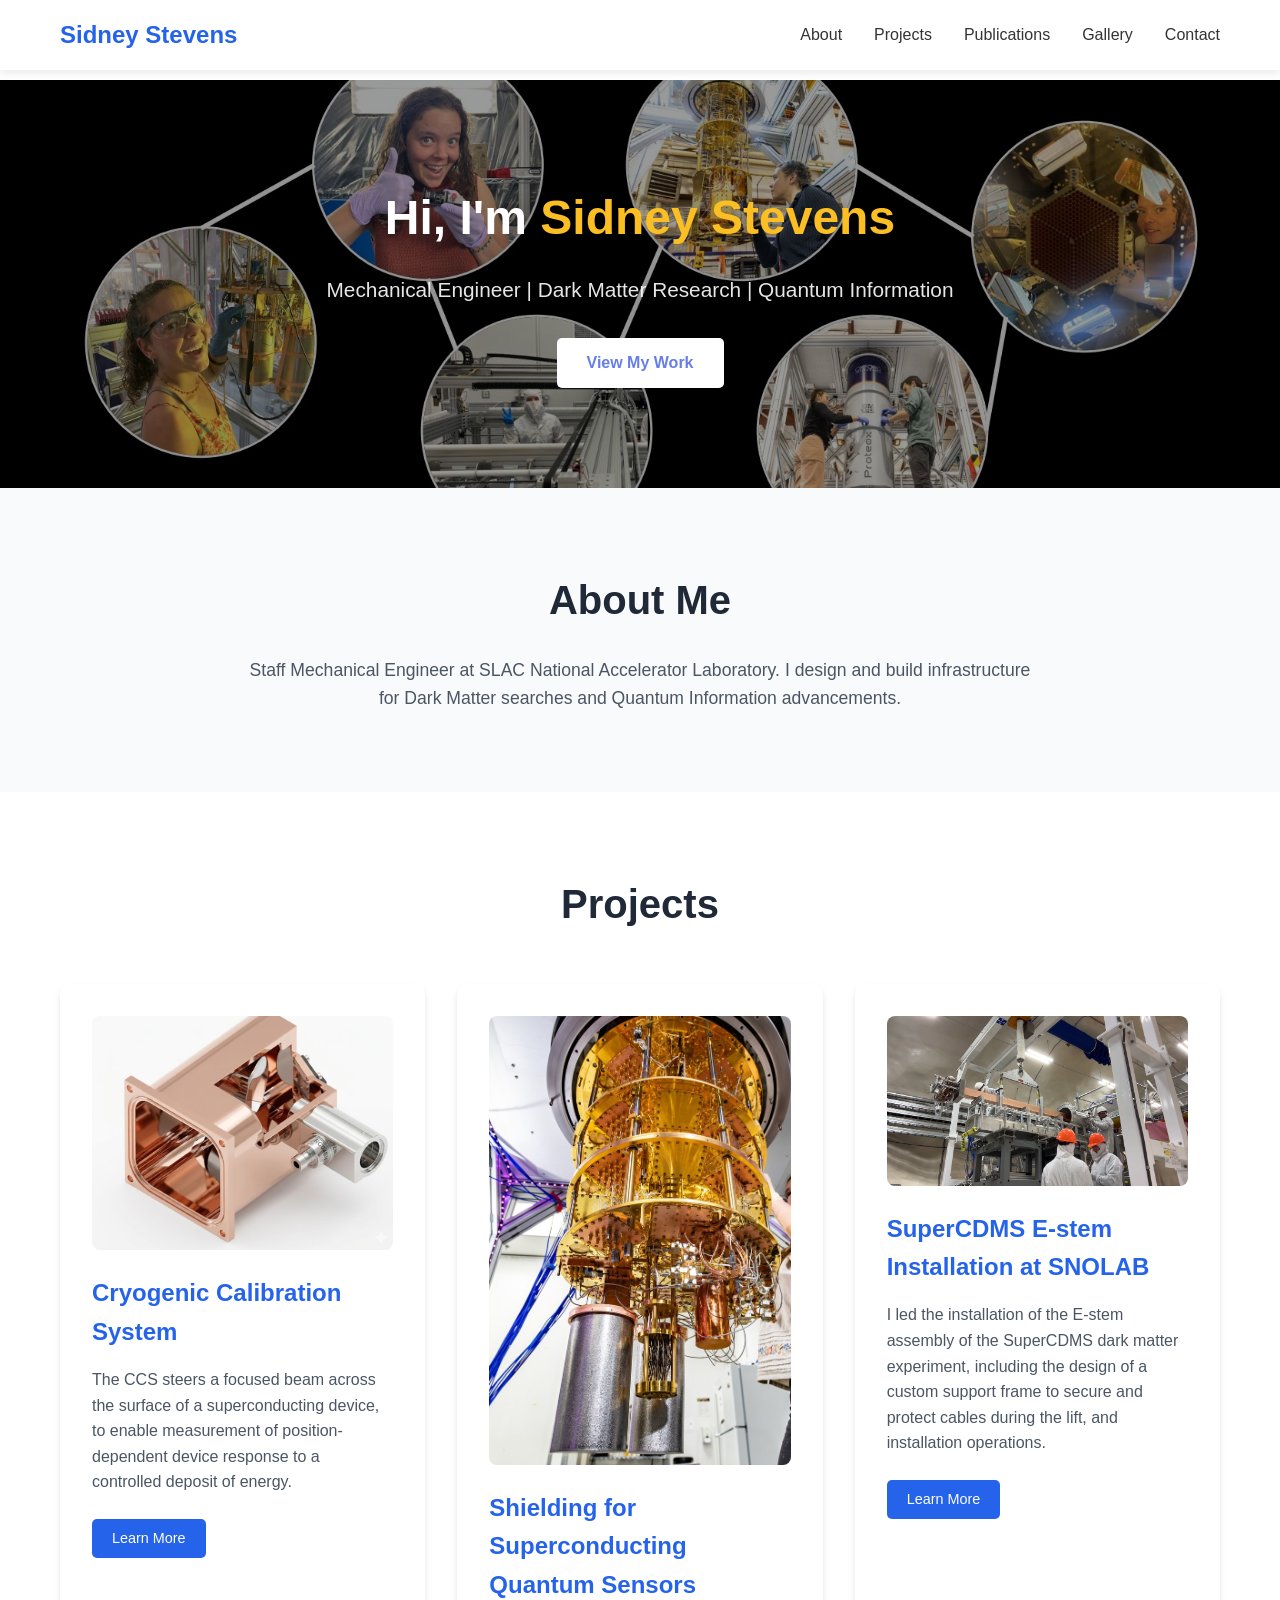
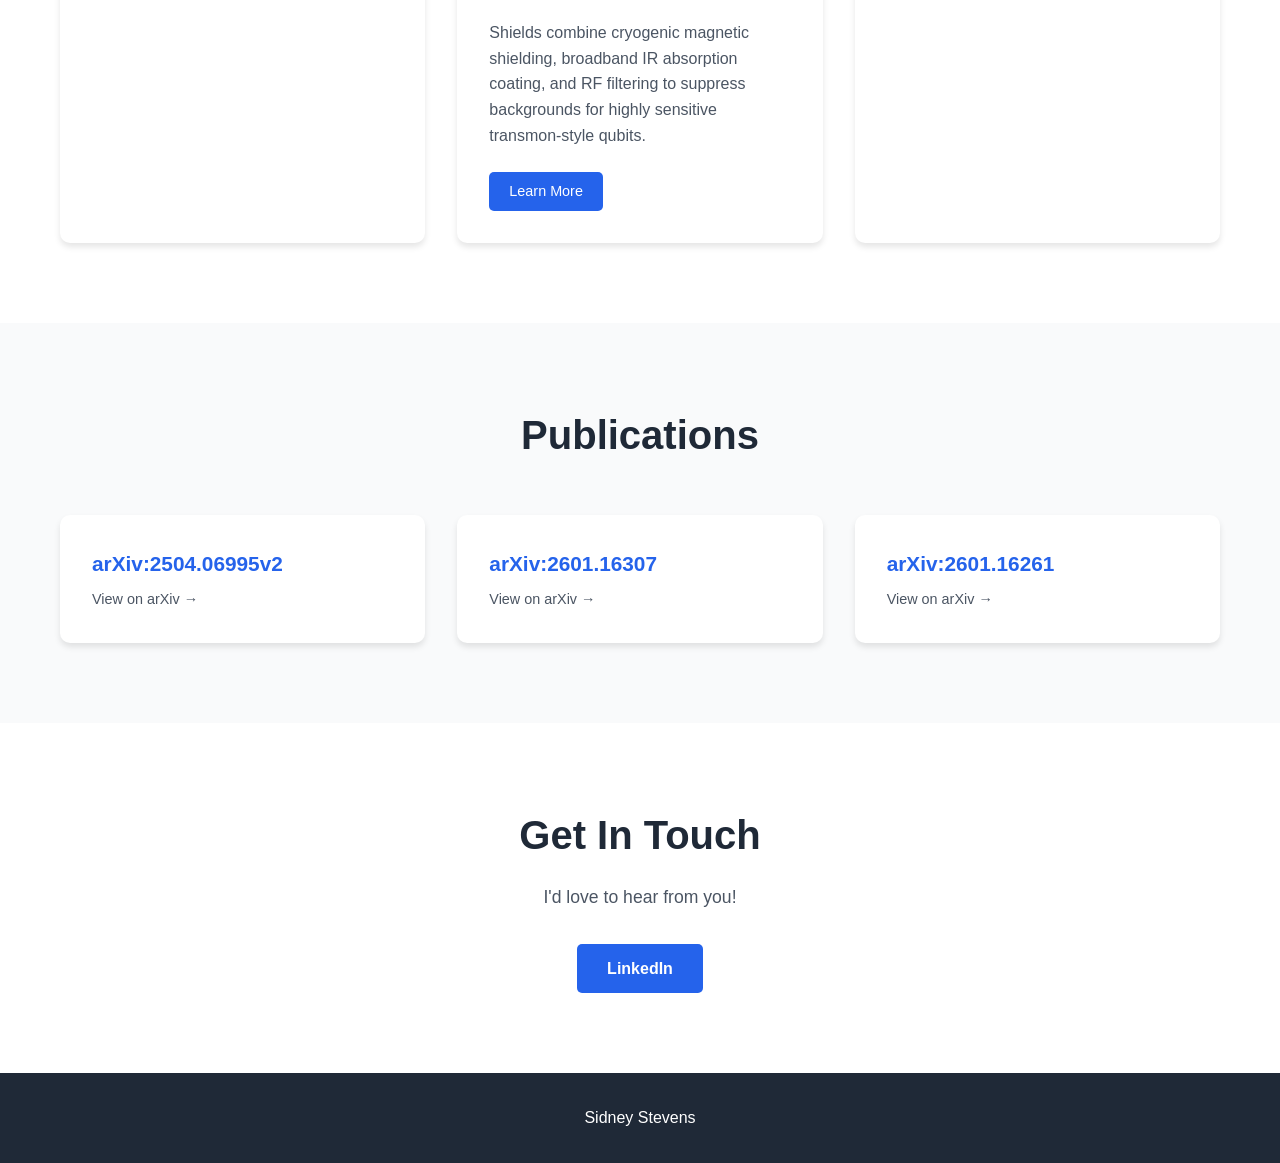
<file: index.html>
<!DOCTYPE html>
<html lang="en">
<head>
    <meta charset="UTF-8">
    <meta name="viewport" content="width=device-width, initial-scale=1.0">
    <title>Sidney Stevens - Portfolio</title>
    <link rel="stylesheet" href="style.css">
</head>
<body>
    <!-- Navigation -->
    <nav class="navbar">
        <div class="container">
            <h1 class="logo">Sidney Stevens</h1>
            <ul class="nav-links">
                <li><a href="#about">About</a></li>
                <li><a href="#projects">Projects</a></li>
                <li><a href="#publications">Publications</a></li>
                <li><a href="gallery.html">Gallery</a></li>
                <li><a href="#contact">Contact</a></li>
            </ul>
        </div>
    </nav>

    <!-- Hero Section -->
    <section class="hero">
        <div class="container">
            <h1>Hi, I'm <span class="highlight">Sidney Stevens</span></h1>
            <p class="subtitle">Mechanical Engineer | Dark Matter Research | Quantum Information</p>
            <a href="#projects" class="cta-button">View My Work</a>
        </div>
    </section>

    <!-- About Section -->
    <section id="about" class="about">
        <div class="container">
            <h2>About Me</h2>
            <p>Staff Mechanical Engineer at SLAC National Accelerator Laboratory. I design and build infrastructure for Dark Matter searches and Quantum Information advancements.</p>
        </div>
    </section>

<!-- Projects Section -->
    <section id="projects" class="projects">
        <div class="container">
            <h2>Projects</h2>
            <div class="project-grid">
                <!-- Project Card 1 -->
                <div class="project-card">
                    <img src="images/cryogenic-calibration.jpg" alt="Cryogenic Calibration System" class="project-image">
                    <h3>Cryogenic Calibration System</h3>
                    <p>The CCS steers a focused beam across the surface of a superconducting device, to enable measurement of position-dependent device response to a controlled deposit of energy.</p>
                    <div class="project-links">
                        <a href="https://dmqis.stanford.edu/research/mems-calibration" target="_blank">Learn More</a>
                    </div>
                </div>

                <!-- Project Card 2 -->
                <div class="project-card">
                    <img src="images/BFG glamour.jpg" alt="Shielding for Superconducting Quantum Sensors" class="project-image">
                    <h3>Shielding for Superconducting Quantum Sensors</h3>
                    <p>Shields combine cryogenic magnetic shielding, broadband IR absorption coating, and RF filtering to suppress backgrounds for highly sensitive transmon-style qubits.</p>
                    <div class="project-links">
                        <a href="https://arxiv.org/abs/2601.16261" target="_blank">Learn More</a>
                    </div>
                </div>

                <!-- Project Card 3 -->
                <div class="project-card">
                    <img src="images/Estem Install.png" alt="SuperCDMS E-stem Installation at SNOLAB" class="project-image">
                    <h3>SuperCDMS E-stem Installation at SNOLAB</h3>
                    <p>I led the installation of the E-stem assembly of the SuperCDMS dark matter experiment, including the design of a custom support frame to secure and protect cables during the lift, and installation operations.</p>
                    <div class="project-links">
                        <a href="https://supercdms.slac.stanford.edu/" target="_blank">Learn More</a>
                    </div>
                </div>
            </div>
        </div>
    </section>

    <!-- Publications Section -->
    <section id="publications" class="publications">
        <div class="container">
            <h2>Publications</h2>
            <div class="publications-list">
                <div class="publication-item">
                    <a href="https://arxiv.org/abs/2504.06995v2" target="_blank">
                        <h3>arXiv:2504.06995v2</h3>
                        <p>View on arXiv →</p>
                    </a>
                </div>
                <div class="publication-item">
                    <a href="https://arxiv.org/abs/2601.16307" target="_blank">
                        <h3>arXiv:2601.16307</h3>
                        <p>View on arXiv →</p>
                    </a>
                </div>
                <div class="publication-item">
                    <a href="https://arxiv.org/abs/2601.16261" target="_blank">
                        <h3>arXiv:2601.16261</h3>
                        <p>View on arXiv →</p>
                    </a>
                </div>
            </div>
        </div>
    </section>

    <!-- Contact Section -->
    <section id="contact" class="contact">
        <div class="container">
            <h2>Get In Touch</h2>
            <p>I'd love to hear from you!</p>
            <div class="contact-links">
                <a href="https://www.linkedin.com/in/sidney-stevens/" target="_blank">LinkedIn</a>
            </div>
        </div>
    </section>

    <!-- Footer -->
    <footer>
        <p>Sidney Stevens</p>
    </footer>

    <script src="script.js"></script>
</body>
</html>
</file>
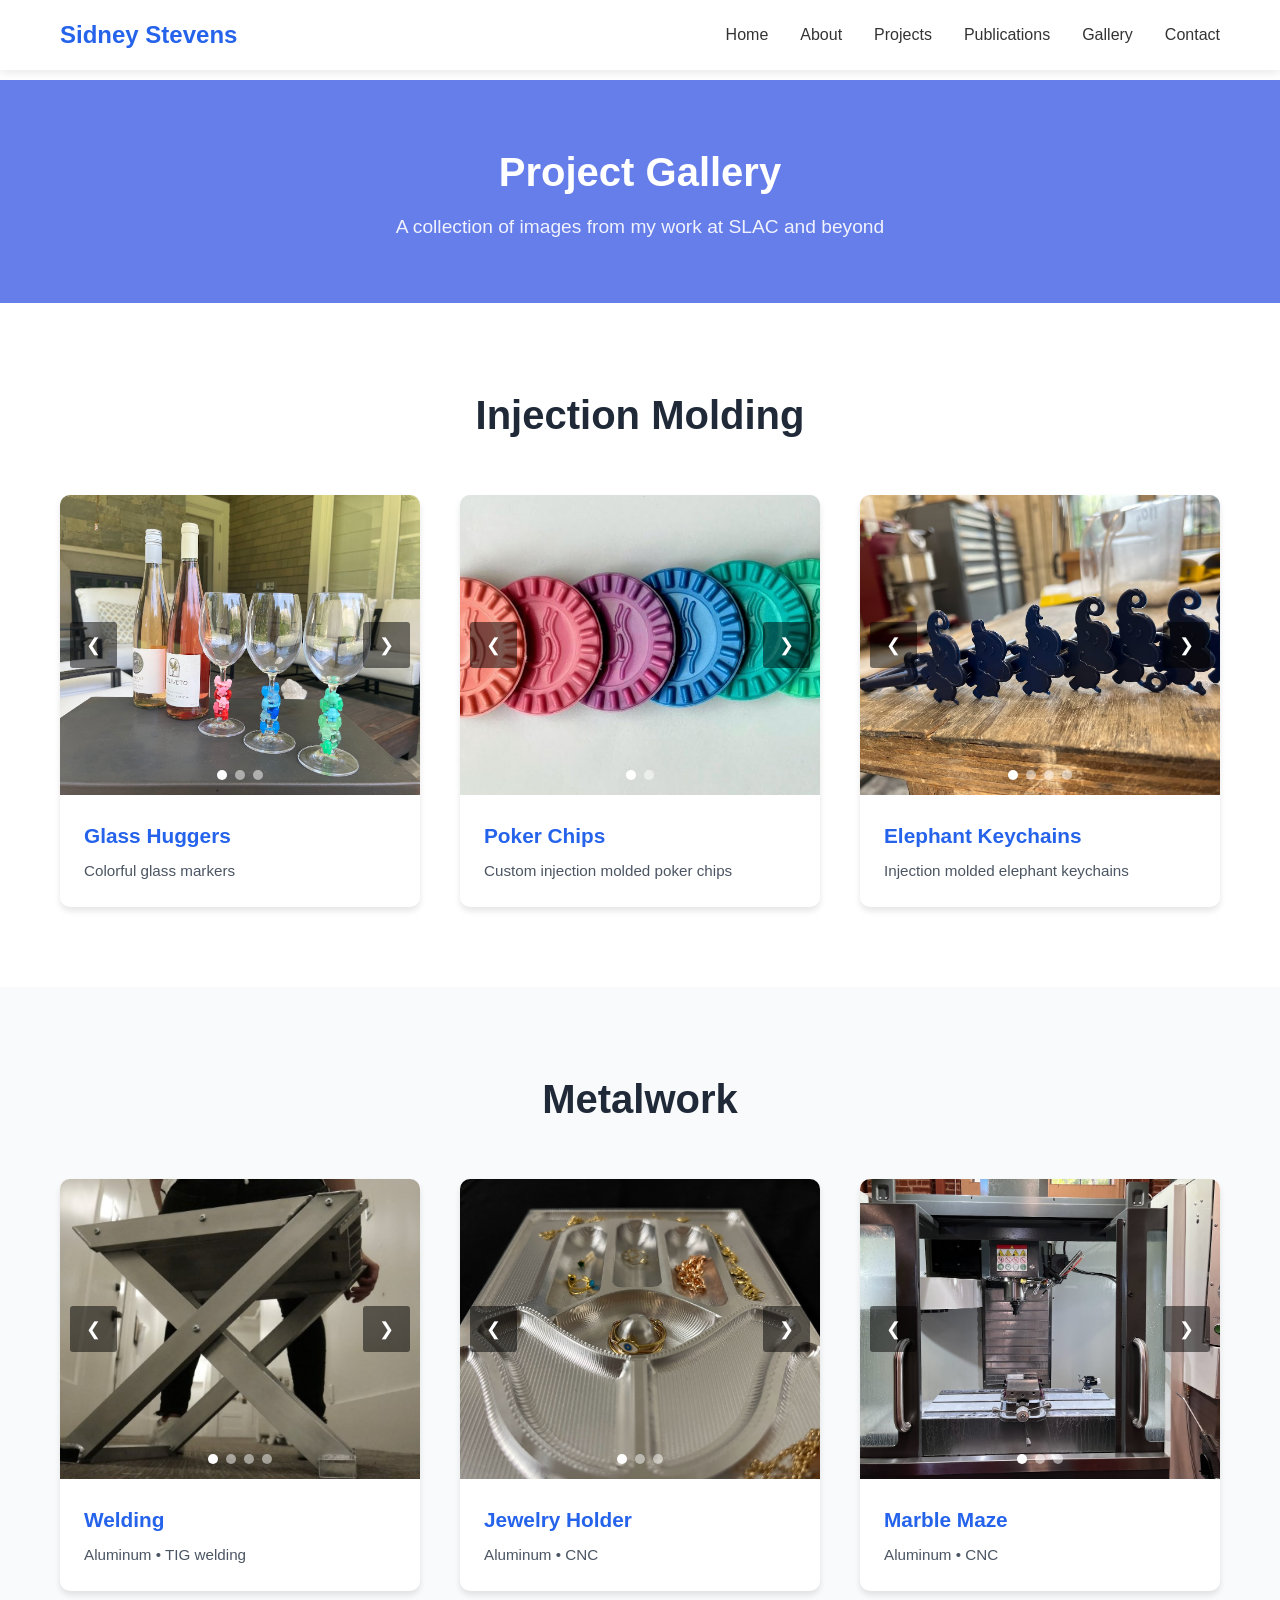
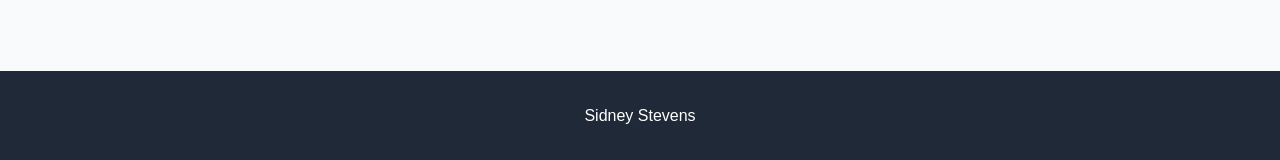
<file: gallery.html>
<!DOCTYPE html>
<html lang="en">
<head>
    <meta charset="UTF-8">
    <meta name="viewport" content="width=device-width, initial-scale=1.0">
    <title>Gallery - Sidney Stevens</title>
    <link rel="stylesheet" href="style.css">
</head>
<body>
    <!-- Navigation -->
    <nav class="navbar">
        <div class="container">
            <h1 class="logo">Sidney Stevens</h1>
            <ul class="nav-links">
                <li><a href="index.html">Home</a></li>
                <li><a href="index.html#about">About</a></li>
                <li><a href="index.html#projects">Projects</a></li>
                <li><a href="index.html#publications">Publications</a></li>
                <li><a href="gallery.html">Gallery</a></li>
                <li><a href="index.html#contact">Contact</a></li>
            </ul>
        </div>
    </nav>

    <!-- Gallery Header -->
    <section class="gallery-header">
        <div class="container">
            <h1>Project Gallery</h1>
            <p>A collection of images from my work at SLAC and beyond</p>
        </div>
    </section>

    <!-- Injection Molding Section -->
    <section class="gallery-section">
        <div class="container">
            <h2 class="section-title">Injection Molding</h2>
            
            <div class="gallery-grid">
                
                <!-- Glass Huggers Project -->
                <div class="gallery-item">
                    <div class="carousel">
                        <button class="carousel-btn prev" onclick="changeSlide(this, -1)">&#10094;</button>
                        <div class="carousel-images">
                            <img src="images/glass_huggers.jpg" alt="Glass Huggers" class="carousel-image active">
                            <img src="images/glass_huggers_2.jpg" alt="Glass Huggers" class="carousel-image">
                            <img src="images/glass_huggers_3.jpg" alt="Glass Huggers" class="carousel-image">
                        </div>
                        <button class="carousel-btn next" onclick="changeSlide(this, 1)">&#10095;</button>
                        <div class="carousel-dots">
                            <span class="dot active" onclick="currentSlide(this, 0)"></span>
                            <span class="dot" onclick="currentSlide(this, 1)"></span>
                            <span class="dot" onclick="currentSlide(this, 2)"></span>
                        </div>
                    </div>
                    <div class="gallery-caption">
                        <h3>Glass Huggers</h3>
                        <p>Colorful glass markers</p>
                    </div>
                </div>

                <!-- Poker Chips Project -->
                <div class="gallery-item">
                    <div class="carousel">
                        <button class="carousel-btn prev" onclick="changeSlide(this, -1)">&#10094;</button>
                        <div class="carousel-images">
                            <img src="images/poker_chips.jpg" alt="Poker Chips" class="carousel-image active">
                            <img src="images/poker_chips_2.jpg" alt="Poker Chips" class="carousel-image">
                        </div>
                        <button class="carousel-btn next" onclick="changeSlide(this, 1)">&#10095;</button>
                        <div class="carousel-dots">
                            <span class="dot active" onclick="currentSlide(this, 0)"></span>
                            <span class="dot" onclick="currentSlide(this, 1)"></span>
                        </div>
                    </div>
                    <div class="gallery-caption">
                        <h3>Poker Chips</h3>
                        <p>Custom injection molded poker chips</p>
                    </div>
                </div>

                <!-- Elephant Keychains Project -->
                <div class="gallery-item">
                    <div class="carousel">
                        <button class="carousel-btn prev" onclick="changeSlide(this, -1)">&#10094;</button>
                        <div class="carousel-images">
                            <img src="images/elephants_2.jpg" alt="Elephant Keychains" class="carousel-image active">
                            <img src="images/elephants_3.jpg" alt="Elephant Keychains" class="carousel-image">
                            <img src="images/elephants_4.jpg" alt="Elephant Keychains" class="carousel-image">
                            <img src="images/elephants_cnc.jpg" alt="Elephant Keychains CNC" class="carousel-image">
                        </div>
                        <button class="carousel-btn next" onclick="changeSlide(this, 1)">&#10095;</button>
                        <div class="carousel-dots">
                            <span class="dot active" onclick="currentSlide(this, 0)"></span>
                            <span class="dot" onclick="currentSlide(this, 1)"></span>
                            <span class="dot" onclick="currentSlide(this, 2)"></span>
                            <span class="dot" onclick="currentSlide(this, 3)"></span>
                        </div>
                    </div>
                    <div class="gallery-caption">
                        <h3>Elephant Keychains</h3>
                        <p>Injection molded elephant keychains</p>
                    </div>
                </div>

            </div>
        </div>
    </section>

   <!-- Metalwork Section -->
    <section class="gallery-section metalwork-section">
        <div class="container">
            <h2 class="section-title">Metalwork</h2>
            <div class="gallery-grid">
                
                <!-- Welding Project -->
                <div class="gallery-item">
                    <div class="carousel">
                        <button class="carousel-btn prev" onclick="changeSlide(this, -1)">&#10094;</button>
                        <div class="carousel-images">
                            <img src="images/stool.jpg" alt="Welding - Stool" class="carousel-image active">
                            <img src="images/stool_pieces.jpg" alt="Welding - Stool Pieces" class="carousel-image">
                            <img src="images/welding_stool.jpg" alt="Welding - Welding Process" class="carousel-image">
                            <img src="images/carrying_stool.jpg" alt="Welding - Carrying Stool" class="carousel-image">
                        </div>
                        <button class="carousel-btn next" onclick="changeSlide(this, 1)">&#10095;</button>
                        <div class="carousel-dots">
                            <span class="dot active" onclick="currentSlide(this, 0)"></span>
                            <span class="dot" onclick="currentSlide(this, 1)"></span>
                            <span class="dot" onclick="currentSlide(this, 2)"></span>
                            <span class="dot" onclick="currentSlide(this, 3)"></span>
                        </div>
                    </div>
                    <div class="gallery-caption">
                        <h3>Welding</h3>
                        <p>Aluminum • TIG welding</p>
                    </div>
                </div>

                <!-- Jewelry Holder Project -->
                <div class="gallery-item">
                    <div class="carousel">
                        <button class="carousel-btn prev" onclick="changeSlide(this, -1)">&#10094;</button>
                        <div class="carousel-images">
                            <img src="images/holder.jpg" alt="Jewelry Holder" class="carousel-image active">
                            <img src="images/holder_2.jpg" alt="Jewelry Holder" class="carousel-image">
                            <img src="images/holder_mini.jpg" alt="Jewelry Holder Mini" class="carousel-image">
                        </div>
                        <button class="carousel-btn next" onclick="changeSlide(this, 1)">&#10095;</button>
                        <div class="carousel-dots">
                            <span class="dot active" onclick="currentSlide(this, 0)"></span>
                            <span class="dot" onclick="currentSlide(this, 1)"></span>
                            <span class="dot" onclick="currentSlide(this, 2)"></span>
                        </div>
                    </div>
                    <div class="gallery-caption">
                        <h3>Jewelry Holder</h3>
                        <p>Aluminum • CNC</p>
                    </div>
                </div>

                <!-- Marble Maze Project -->
                <div class="gallery-item">
                    <div class="carousel">
                        <button class="carousel-btn prev" onclick="changeSlide(this, -1)">&#10094;</button>
                        <div class="carousel-images">
                            <img src="images/maze_cnc.jpg" alt="Marble Maze CNC" class="carousel-image active">
                            <img src="images/maze.jpg" alt="Marble Maze" class="carousel-image">
                            <img src="images/maze_cam.jpg" alt="Marble Maze CAM" class="carousel-image">
                        </div>
                        <button class="carousel-btn next" onclick="changeSlide(this, 1)">&#10095;</button>
                        <div class="carousel-dots">
                            <span class="dot active" onclick="currentSlide(this, 0)"></span>
                            <span class="dot" onclick="currentSlide(this, 1)"></span>
                            <span class="dot" onclick="currentSlide(this, 2)"></span>
                        </div>
                    </div>
                    <div class="gallery-caption">
                        <h3>Marble Maze</h3>
                        <p>Aluminum • CNC</p>
                    </div>
                </div>

            </div>
        </div>
    </section>

<!-- Footer -->
    <footer>
        <p>Sidney Stevens</p>
    </footer>

    <script src="gallery.js"></script>
</body>
</html>
</file>
<file: style.css>
/* Reset and Base Styles */
* {
    margin: 0;
    padding: 0;
    box-sizing: border-box;
}

body {
    font-family: -apple-system, BlinkMacSystemFont, 'Segoe UI', Roboto, Oxygen, Ubuntu, sans-serif;
    line-height: 1.6;
    color: #333;
}

.container {
    max-width: 1200px;
    margin: 0 auto;
    padding: 0 20px;
}

/* Navigation */
.navbar {
    background-color: #fff;
    box-shadow: 0 2px 10px rgba(0,0,0,0.1);
    position: fixed;
    width: 100%;
    top: 0;
    z-index: 100;
}

.navbar .container {
    display: flex;
    justify-content: space-between;
    align-items: center;
    padding: 1rem 20px;
}

.logo {
    font-size: 1.5rem;
    font-weight: bold;
    color: #2563eb;
}

.nav-links {
    display: flex;
    list-style: none;
    gap: 2rem;
}

.nav-links a {
    text-decoration: none;
    color: #333;
    font-weight: 500;
    transition: color 0.3s;
}

.nav-links a:hover {
    color: #2563eb;
}

/* Hero Section */
.hero {
    margin-top: 80px;
    padding: 100px 0;
    background-image: url('images/Website Banner.jpg');
    background-size: cover;
    background-position: center;
    background-repeat: no-repeat;
    color: white;
    text-align: center;
    position: relative;
}

/* Optional: Add a dark overlay to make text more readable */
.hero::before {
    content: '';
    position: absolute;
    top: 0;
    left: 0;
    right: 0;
    bottom: 0;
    background-color: rgba(0, 0, 0, 0.4); /* Semi-transparent dark overlay */
    z-index: 1;
}

.hero .container {
    position: relative;
    z-index: 2;
}

.hero h1 {
    font-size: 3rem;
    margin-bottom: 1rem;
}

.highlight {
    color: #fbbf24;
}

.subtitle {
    font-size: 1.3rem;
    margin-bottom: 2rem;
    opacity: 0.9;
}

.cta-button {
    display: inline-block;
    padding: 12px 30px;
    background-color: white;
    color: #667eea;
    text-decoration: none;
    border-radius: 5px;
    font-weight: bold;
    transition: transform 0.3s, box-shadow 0.3s;
}

.cta-button:hover {
    transform: translateY(-2px);
    box-shadow: 0 5px 15px rgba(0,0,0,0.2);
}

/* About Section */
.about {
    padding: 80px 0;
    background-color: #f9fafb;
}

.about h2 {
    font-size: 2.5rem;
    margin-bottom: 1.5rem;
    text-align: center;
    color: #1f2937;
}

.about p {
    font-size: 1.1rem;
    max-width: 800px;
    margin: 0 auto;
    text-align: center;
    color: #4b5563;
}

/* Projects Section */
.projects {
    padding: 80px 0;
}

.projects h2 {
    font-size: 2.5rem;
    margin-bottom: 3rem;
    text-align: center;
    color: #1f2937;
}

.project-grid {
    display: grid;
    grid-template-columns: repeat(auto-fit, minmax(300px, 1fr));
    gap: 2rem;
}

.project-card {
    background: white;
    padding: 2rem;
    border-radius: 10px;
    box-shadow: 0 4px 6px rgba(0,0,0,0.1);
    transition: transform 0.3s, box-shadow 0.3s;
}

.project-card:hover {
    transform: translateY(-5px);
    box-shadow: 0 10px 20px rgba(0,0,0,0.15);
}

.project-image {
    width: 100%;
    max-width: 400px;  /* Add this line - adjust the number as needed */
    height: auto;
    border-radius: 8px;
    margin-bottom: 1.5rem;
    margin-left: auto;  /* Add this to center the image */
    margin-right: auto; /* Add this to center the image */
    display: block;     /* Add this to center the image */
}

.project-card h3 {
    color: #2563eb;
    margin-bottom: 1rem;
    font-size: 1.5rem;
}

.project-card p {
    color: #4b5563;
    margin-bottom: 1.5rem;
}

.project-links {
    display: flex;
    gap: 1rem;
}

.project-links a {
    padding: 8px 20px;
    background-color: #2563eb;
    color: white;
    text-decoration: none;
    border-radius: 5px;
    font-size: 0.9rem;
    transition: background-color 0.3s;
}

.project-links a:hover {
    background-color: #1d4ed8;
}

/* Publications Section */
.publications {
    padding: 80px 0;
    background-color: #f9fafb;
}

.publications h2 {
    font-size: 2.5rem;
    margin-bottom: 3rem;
    text-align: center;
    color: #1f2937;
}

.publications-list {
    display: grid;
    grid-template-columns: repeat(auto-fit, minmax(300px, 1fr));
    gap: 2rem;
}

.publication-item {
    background: white;
    padding: 2rem;
    border-radius: 10px;
    box-shadow: 0 4px 6px rgba(0,0,0,0.1);
    transition: transform 0.3s, box-shadow 0.3s;
}

.publication-item:hover {
    transform: translateY(-5px);
    box-shadow: 0 10px 20px rgba(0,0,0,0.15);
}

.publication-item a {
    text-decoration: none;
    color: inherit;
}

.publication-item h3 {
    color: #2563eb;
    margin-bottom: 0.5rem;
    font-size: 1.3rem;
}

.publication-item p {
    color: #4b5563;
    font-size: 0.9rem;
}

/* Contact Section */
.contact {
    padding: 80px 0;
    text-align: center;
}

.contact h2 {
    font-size: 2.5rem;
    margin-bottom: 1rem;
    color: #1f2937;
}

.contact p {
    font-size: 1.1rem;
    margin-bottom: 2rem;
    color: #4b5563;
}

.contact-links {
    display: flex;
    justify-content: center;
    gap: 2rem;
    flex-wrap: wrap;
}

.contact-links a {
    padding: 12px 30px;
    background-color: #2563eb;
    color: white;
    text-decoration: none;
    border-radius: 5px;
    font-weight: bold;
    transition: background-color 0.3s, transform 0.3s;
}

.contact-links a:hover {
    background-color: #1d4ed8;
    transform: translateY(-2px);
}

/* Footer */
footer {
    background-color: #1f2937;
    color: white;
    text-align: center;
    padding: 2rem 0;
}

/* Responsive Design */
@media (max-width: 768px) {
    .hero h1 {
        font-size: 2rem;
    }
    
    .subtitle {
        font-size: 1rem;
    }
    
    .nav-links {
        gap: 1rem;
        font-size: 0.9rem;
    }
}

/* Gallery Header */
.gallery-header {
    margin-top: 80px;
    padding: 60px 0;
    background-color: #667eea;
    color: white;
    text-align: center;
}

.gallery-header h1 {
    font-size: 2.5rem;
    margin-bottom: 0.5rem;
}

.gallery-header p {
    font-size: 1.2rem;
    opacity: 0.9;
}

/* Gallery Sections */
.gallery-section {
    padding: 80px 0;
    background-color: #ffffff;
}

.gallery-section.metalwork-section {
    background-color: #f9fafb;
}

.section-title {
    font-size: 2.5rem;
    margin-bottom: 3rem;
    text-align: center;
    color: #1f2937;
}

/* Gallery Grid */
.gallery-grid {
    display: grid;
    grid-template-columns: repeat(auto-fit, minmax(320px, 1fr));
    gap: 2.5rem;
}

.gallery-item {
    background: white;
    border-radius: 10px;
    overflow: hidden;
    box-shadow: 0 4px 6px rgba(0,0,0,0.1);
    transition: transform 0.3s, box-shadow 0.3s;
}

.gallery-item:hover {
    transform: translateY(-5px);
    box-shadow: 0 10px 20px rgba(0,0,0,0.15);
}

/* Carousel Styles */
.carousel {
    position: relative;
    width: 100%;
    height: 300px;
    overflow: hidden;
    background-color: #f3f4f6;
}

.carousel-images {
    width: 100%;
    height: 100%;
    position: relative;
}

.carousel-image {
    width: 100%;
    height: 100%;
    object-fit: cover;
    position: absolute;
    top: 0;
    left: 0;
    opacity: 0;
    transition: opacity 0.5s ease-in-out;
}

.carousel-image.active {
    opacity: 1;
}

.carousel-btn {
    position: absolute;
    top: 50%;
    transform: translateY(-50%);
    background-color: rgba(0, 0, 0, 0.5);
    color: white;
    border: none;
    padding: 12px 16px;
    cursor: pointer;
    font-size: 18px;
    z-index: 10;
    transition: background-color 0.3s;
    border-radius: 3px;
}

.carousel-btn:hover {
    background-color: rgba(0, 0, 0, 0.8);
}

.carousel-btn.prev {
    left: 10px;
}

.carousel-btn.next {
    right: 10px;
}

.carousel-dots {
    position: absolute;
    bottom: 15px;
    left: 50%;
    transform: translateX(-50%);
    display: flex;
    gap: 8px;
    z-index: 10;
}

.dot {
    width: 10px;
    height: 10px;
    border-radius: 50%;
    background-color: rgba(255, 255, 255, 0.5);
    cursor: pointer;
    transition: background-color 0.3s;
}

.dot.active {
    background-color: white;
}

.dot:hover {
    background-color: rgba(255, 255, 255, 0.8);
}

/* Gallery Caption */
.gallery-caption {
    padding: 1.5rem;
}

.gallery-caption h3 {
    color: #2563eb;
    margin-bottom: 0.5rem;
    font-size: 1.3rem;
}

.gallery-caption p {
    color: #4b5563;
    font-size: 0.95rem;
    line-height: 1.5;
}

/* Responsive adjustments */
@media (max-width: 768px) {
    .gallery-grid {
        grid-template-columns: 1fr;
        gap: 2rem;
    }
    
    .carousel {
        height: 250px;
    }
    
    .section-title {
        font-size: 2rem;
    }
}
</file>
